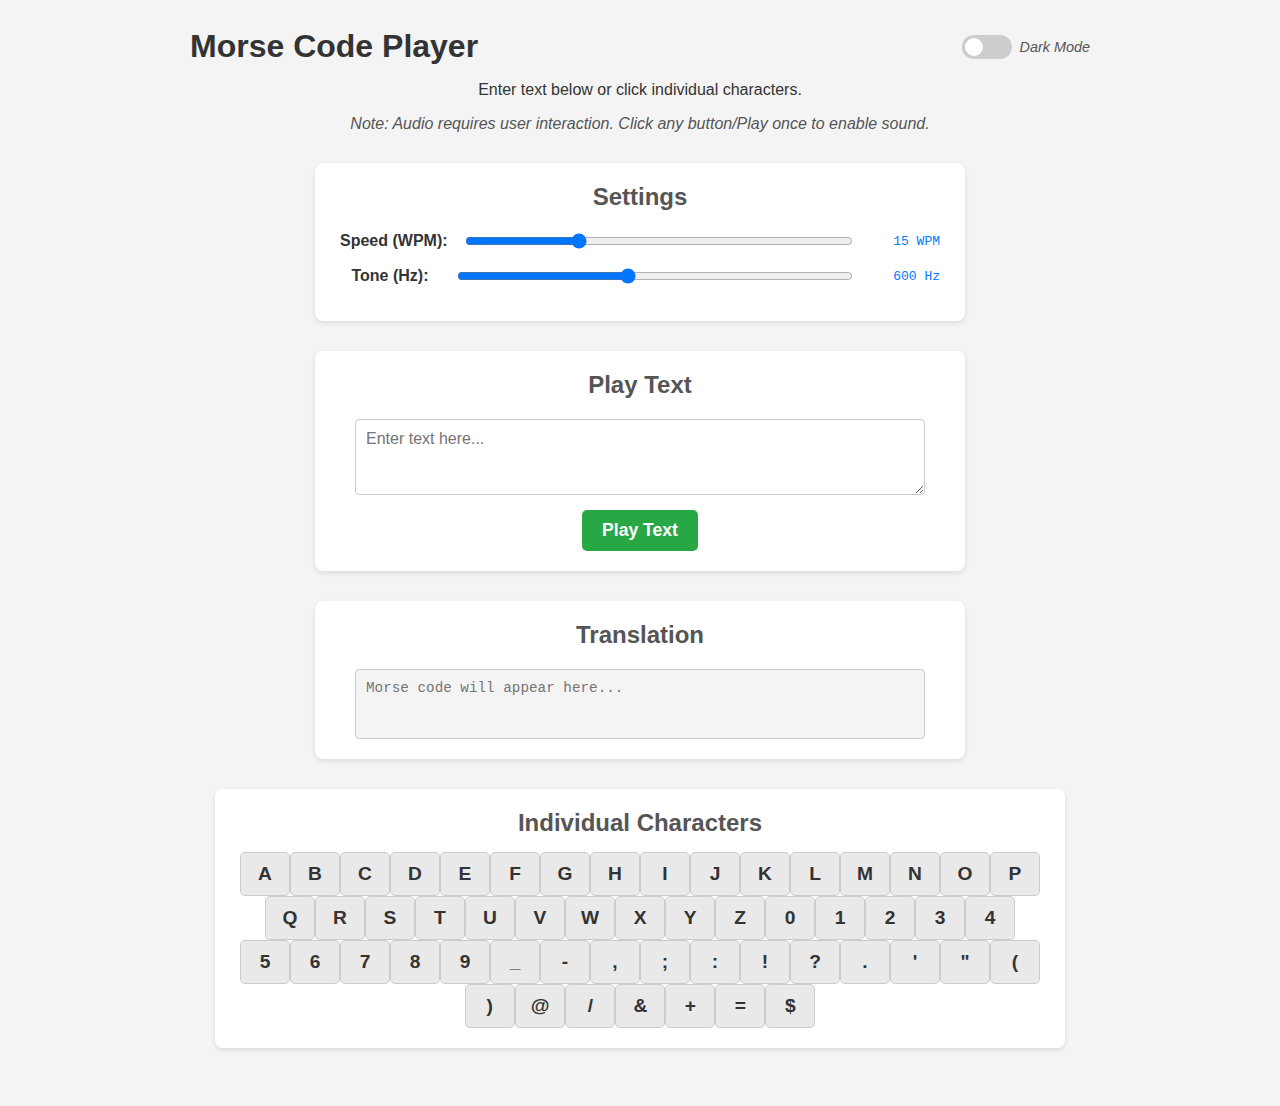
<file: index.html>
<!DOCTYPE html>
<html lang="en">
<head>
    <meta charset="UTF-8">
    <meta name="viewport" content="width=device-width, initial-scale=1.0">
    <meta name="theme-color" media="(prefers-color-scheme: light)" content="#f4f4f4">
    <meta name="theme-color" media="(prefers-color-scheme: dark)" content="#1a1a1a">
    <title>Morse Code Player</title>
    <link rel="stylesheet" href="style.css">
</head>
<body>

<div class="header-container">
    <h1>Morse Code Player</h1>
    <div class="theme-switch-wrapper">
        <label class="theme-switch" for="dark-mode-toggle">
            <input type="checkbox" id="dark-mode-toggle" />
            <span class="slider round"></span>
        </label>
        <em>Dark Mode</em>
    </div>
</div>

<p>Enter text below or click individual characters.</p>
<p><em>Note: Audio requires user interaction. Click any button/Play once to enable sound.</em></p>

<div class="settings-container">
    <h2>Settings</h2>
    <div class="setting">
        <label for="speed-slider">Speed (WPM):</label>
        <input type="range" id="speed-slider" min="5" max="40" value="15" step="1">
        <span id="speed-value">15 WPM</span>
    </div>
    <div class="setting">
        <label for="frequency-slider">Tone (Hz):</label>
        <input type="range" id="frequency-slider" min="300" max="1000" value="600" step="10">
        <span id="frequency-value">600 Hz</span>
    </div>
</div>

<div class="text-input-container">
    <h2>Play Text</h2>
    <textarea id="text-input" rows="3" placeholder="Enter text here..."></textarea>
    <button id="play-text-button" class="play-button">Play Text</button>
</div>

<div class="translation-container">
    <h2>Translation</h2>
    <textarea id="morse-output" rows="3" readonly placeholder="Morse code will appear here..."></textarea>
</div>
<div id="button-container" class="button-container">
    <h2>Individual Characters</h2>
</div>

<script src="script.js"></script>
</body>
</html>
</file>
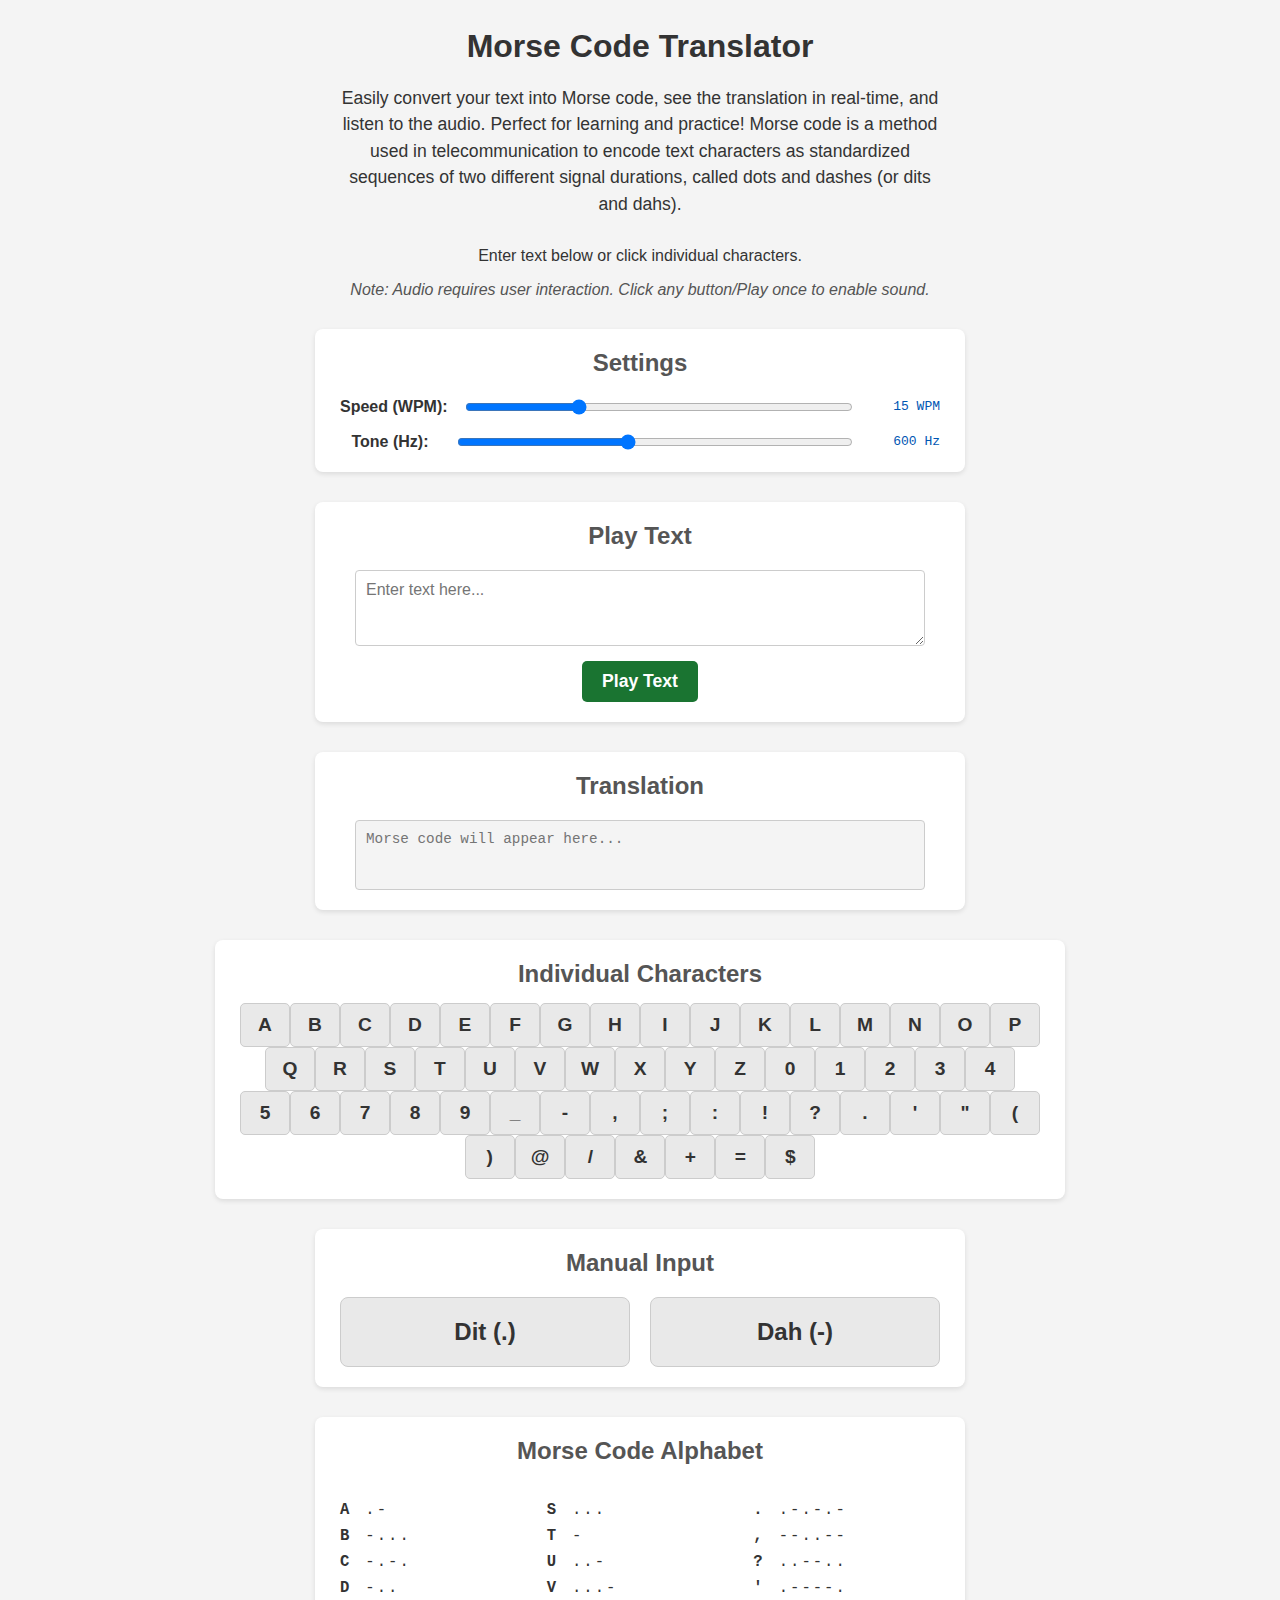
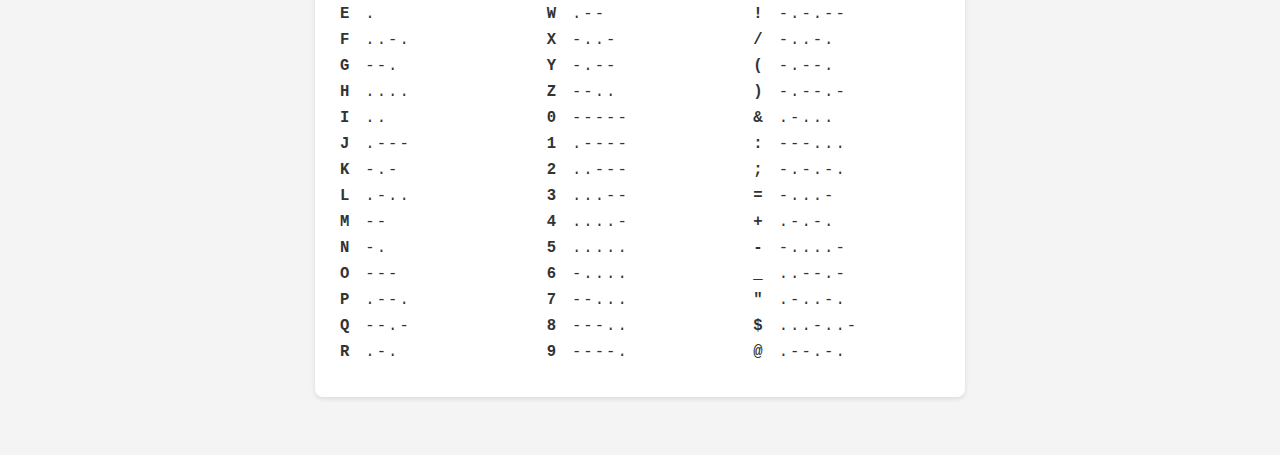
<file: src/index.html>
<!DOCTYPE html>
<html lang="en">
<head>
    <meta charset="UTF-8">
    <meta name="viewport" content="width=device-width, initial-scale=1.0">

    <title>Morse Code Translator | Convert Text to Morse & Play Audio</title>
    <meta name="description" content="A free online Morse code translator that converts any text to Morse code and lets you play the audio. Adjust speed (WPM) and tone frequency for practice.">

    <meta property="og:title" content="Morse Code Translator | Convert Text to Morse & Play Audio">
    <meta property="og:description" content="A free online tool to convert text into Morse code and play its sound.">
    <meta property="og:type" content="website">
    <meta property="og:site_name" content="Morse Code Translator">

    <meta name="theme-color" media="(prefers-color-scheme: light)" content="#f4f4f4">
    <meta name="theme-color" media="(prefers-color-scheme: dark)" content="#1a1a1a">
    <link rel="stylesheet" href="style.css">
</head>
<body>

<div class="header-container">
    <h1>Morse Code Translator</h1>
</div>

<p class="intro">Easily convert your text into Morse code, see the translation in real-time, and listen to the audio. Perfect for learning and practice!  Morse code is a method used in telecommunication to encode text characters as standardized sequences of two different signal durations, called dots and dashes (or dits and dahs).</p>

<p>Enter text below or click individual characters.</p>
<p><em>Note: Audio requires user interaction. Click any button/Play once to enable sound.</em></p>

<div class="settings-container">
    <h2>Settings</h2>
    <div class="setting">
        <label for="speed-slider">Speed (WPM):</label>
        <input type="range" id="speed-slider" min="5" max="40" value="15" step="1">
        <span id="speed-value">15 WPM</span>
    </div>
    <div class="setting">
        <label for="frequency-slider">Tone (Hz):</label>
        <input type="range" id="frequency-slider" min="300" max="1000" value="600" step="10">
        <span id="frequency-value">600 Hz</span>
    </div>
</div>

<div class="text-input-container">
    <h2>Play Text</h2>
    <textarea id="text-input" rows="3" placeholder="Enter text here..."></textarea>
    <button id="play-text-button" class="play-button">Play Text</button>
</div>

<div class="translation-container">
    <h2>Translation</h2>
    <textarea id="morse-output" rows="3" readonly placeholder="Morse code will appear here..."></textarea>
</div>

<div id="button-container" class="button-container">
    <h2>Individual Characters</h2>
</div>

<div class="manual-input-container">
    <h2>Manual Input</h2>
    <div class="manual-buttons-wrapper">
        <button id="dit-button" class="manual-button">Dit (.)</button>
        <button id="dah-button" class="manual-button">Dah (-)</button>
    </div>
</div>

<div class="alphabet-list-container">
    <h2>Morse Code Alphabet</h2>
    <div class="dl-grid-wrapper">
        <dl>
            <dt>A</dt><dd>.-</dd>
            <dt>B</dt><dd>-...</dd>
            <dt>C</dt><dd>-.-.</dd>
            <dt>D</dt><dd>-..</dd>
            <dt>E</dt><dd>.</dd>
            <dt>F</dt><dd>..-.</dd>
            <dt>G</dt><dd>--.</dd>
            <dt>H</dt><dd>....</dd>
            <dt>I</dt><dd>..</dd>
            <dt>J</dt><dd>.---</dd>
            <dt>K</dt><dd>-.-</dd>
            <dt>L</dt><dd>.-..</dd>
            <dt>M</dt><dd>--</dd>
            <dt>N</dt><dd>-.</dd>
            <dt>O</dt><dd>---</dd>
            <dt>P</dt><dd>.--.</dd>
            <dt>Q</dt><dd>--.-</dd>
            <dt>R</dt><dd>.-.</dd>
        </dl>
        <dl>
            <dt>S</dt><dd>...</dd>
            <dt>T</dt><dd>-</dd>
            <dt>U</dt><dd>..-</dd>
            <dt>V</dt><dd>...-</dd>
            <dt>W</dt><dd>.--</dd>
            <dt>X</dt><dd>-..-</dd>
            <dt>Y</dt><dd>-.--</dd>
            <dt>Z</dt><dd>--..</dd>
            <dt>0</dt><dd>-----</dd>
            <dt>1</dt><dd>.----</dd>
            <dt>2</dt><dd>..---</dd>
            <dt>3</dt><dd>...--</dd>
            <dt>4</dt><dd>....-</dd>
            <dt>5</dt><dd>.....</dd>
            <dt>6</dt><dd>-....</dd>
            <dt>7</dt><dd>--...</dd>
            <dt>8</dt><dd>---..</dd>
            <dt>9</dt><dd>----.</dd>
        </dl>
        <dl>
            <dt>.</dt><dd>.-.-.-</dd>
            <dt>,</dt><dd>--..--</dd>
            <dt>?</dt><dd>..--..</dd>
            <dt>'</dt><dd>.----.</dd>
            <dt>!</dt><dd>-.-.--</dd>
            <dt>/</dt><dd>-..-.</dd>
            <dt>(</dt><dd>-.--.</dd>
            <dt>)</dt><dd>-.--.-</dd>
            <dt>&amp;</dt><dd>.-...</dd>
            <dt>:</dt><dd>---...</dd>
            <dt>;</dt><dd>-.-.-.</dd>
            <dt>=</dt><dd>-...-</dd>
            <dt>+</dt><dd>.-.-.</dd>
            <dt>-</dt><dd>-....-</dd>
            <dt>_</dt><dd>..--.-</dd>
            <dt>"</dt><dd>.-..-.</dd>
            <dt>$</dt><dd>...-..-</dd>
            <dt>@</dt><dd>.--.-.</dd>
        </dl>
    </div>
</div>

<script src="script.js"></script>
</body>
</html>
</file>
<file: style.css>
/* Define color variables for light mode (default) */
:root {
    --bg-color: #f4f4f4;
    --text-color: #333;
    --heading-color: #333;
    --secondary-text-color: #555;
    --container-bg-color: #ffffff;
    --container-shadow: 0 2px 5px rgba(0, 0, 0, 0.1);
    --button-bg-color: #e9e9e9;
    --button-hover-bg-color: #dcdcdc;
    --button-active-bg-color: #c9c9c9;
    --button-border-color: #ccc;
    --button-text-color: #333;
    --play-button-bg-color: #28a745;
    --play-button-hover-bg-color: #218838;
    --play-button-disabled-bg-color: #cccccc;
    --play-button-text-color: #ffffff;
    --slider-value-color: #007bff;
    --input-bg-color: #ffffff;
    --input-border-color: #ccc;
    --input-text-color: #333;
    --toggle-bg-color: #ccc;
    --toggle-slider-color: #fff;
    --toggle-checked-bg-color: #007bff; /* Blue for checked state */
}

/* Define color variables for dark mode */
body.dark-mode {
    --bg-color: #1a1a1a; /* Dark background */
    --text-color: #e0e0e0; /* Light text */
    --heading-color: #ffffff; /* White headings */
    --secondary-text-color: #aaaaaa; /* Lighter secondary text */
    --container-bg-color: #2c2c2c; /* Darker container background */
    --container-shadow: 0 2px 8px rgba(0, 0, 0, 0.4); /* Stronger shadow */
    --button-bg-color: #4a4a4a; /* Darker buttons */
    --button-hover-bg-color: #5a5a5a;
    --button-active-bg-color: #6a6a6a;
    --button-border-color: #555;
    --button-text-color: #e0e0e0; /* Light text on buttons */
    --play-button-bg-color: #34a853; /* Slightly adjusted green */
    --play-button-hover-bg-color: #2c8a4a;
    --play-button-disabled-bg-color: #555555;
    --play-button-text-color: #ffffff;
    --slider-value-color: #4dabf7; /* Lighter blue for values */
    --input-bg-color: #3a3a3a; /* Dark input fields */
    --input-border-color: #555;
    --input-text-color: #e0e0e0; /* Light text in inputs */
    --toggle-bg-color: #555;
    --toggle-slider-color: #ccc;
    --toggle-checked-bg-color: #4dabf7; /* Use the lighter blue */
}

/* Apply variables to elements */
body {
    font-family: sans-serif;
    text-align: center;
    background-color: var(--bg-color);
    color: var(--text-color); /* Apply base text color */
    padding: 20px;
    transition: background-color 0.3s ease, color 0.3s ease; /* Smooth transition */
}

.header-container {
    display: flex;
    justify-content: space-between;
    align-items: center;
    max-width: 900px; /* Adjust as needed */
    margin: 0 auto 10px auto;
    flex-wrap: wrap; /* Allow wrapping on small screens */
}

h1 {
    color: var(--heading-color);
    margin: 0; /* Remove default margin if needed */
    text-align: left; /* Align heading left */
    flex-grow: 1; /* Allow heading to take space */
}

h2 {
    margin-top: 30px;
    color: var(--secondary-text-color); /* Use secondary text color for H2 */
}

p {
    color: var(--text-color); /* Ensure paragraphs use text color */
}

em {
    color: var(--secondary-text-color); /* Style emphasis text */
}


/* Settings Styles */
.settings-container,
.text-input-container,
.translation-container, /* ++ ADDED ++ */
.button-container {
    background-color: var(--container-bg-color);
    padding: 20px 25px;
    border-radius: 8px;
    box-shadow: var(--container-shadow);
    max-width: 600px;
    margin: 30px auto;
    transition: background-color 0.3s ease, box-shadow 0.3s ease;
}
/* Adjust button container width */
.button-container {
    max-width: 800px;
}


.settings-container h2,
.text-input-container h2,
.translation-container h2, /* ++ ADDED ++ */
.button-container h2 {
    text-align: center;
    margin-top: 0;
    margin-bottom: 20px;
    color: var(--secondary-text-color);
}

.setting {
    margin-bottom: 15px;
    display: flex;
    align-items: center;
    gap: 15px;
}

.setting label {
    min-width: 100px;
    font-weight: bold;
    color: var(--text-color); /* Use main text color */
}

.setting input[type="range"] {
    flex-grow: 1;
    cursor: pointer;
}

.setting span {
    min-width: 70px;
    text-align: right;
    font-family: monospace;
    color: var(--slider-value-color); /* Use variable */
}

/* Text Input Styles */
#text-input {
    width: 95%;
    padding: 10px;
    margin-bottom: 15px;
    border: 1px solid var(--input-border-color); /* Use variable */
    border-radius: 4px;
    font-size: 1em;
    font-family: inherit;
    box-sizing: border-box;
    display: block;
    margin-left: auto;
    margin-right: auto;
    background-color: var(--input-bg-color); /* Use variable */
    color: var(--input-text-color); /* Use variable */
    transition: background-color 0.3s ease, color 0.3s ease, border-color 0.3s ease;
}

/* ++ ADDED SECTION START ++ */
#morse-output {
    width: 95%;
    padding: 10px;
    border: 1px solid var(--input-border-color);
    border-radius: 4px;
    font-size: 1.1em;
    font-family: monospace; /* Monospace font is ideal for Morse code */
    box-sizing: border-box;
    display: block;
    margin-left: auto;
    margin-right: auto;
    background-color: var(--bg-color); /* Use main BG to look like a display panel */
    color: var(--secondary-text-color);
    transition: background-color 0.3s ease, color 0.3s ease, border-color 0.3s ease;
    resize: none; /* Disable user resizing */
    cursor: default;
}
/* ++ ADDED SECTION END ++ */

.play-button {
    padding: 10px 20px;
    font-size: 1.1em;
    font-weight: bold;
    cursor: pointer;
    border: none;
    background-color: var(--play-button-bg-color); /* Use variable */
    color: var(--play-button-text-color); /* Use variable */
    border-radius: 5px;
    transition: background-color 0.2s ease;
    display: block;
    width: fit-content;
    margin: 0 auto;
}

.play-button:hover {
    background-color: var(--play-button-hover-bg-color); /* Use variable */
}

.play-button:disabled {
    background-color: var(--play-button-disabled-bg-color); /* Use variable */
    cursor: not-allowed;
}

/* Button Container */
.button-container h2 {
    width: 100%;
    text-align: center;
    margin-bottom: 15px;
}

.morse-button {
    padding: 10px 15px;
    font-size: 1.2em;
    font-weight: bold;
    min-width: 50px;
    cursor: pointer;
    border: 1px solid var(--button-border-color); /* Use variable */
    background-color: var(--button-bg-color); /* Use variable */
    color: var(--button-text-color); /* Use variable */
    border-radius: 5px;
    transition: background-color 0.2s ease, transform 0.1s ease, color 0.3s ease, border-color 0.3s ease;
    text-align: center;
}

.morse-button:hover {
    background-color: var(--button-hover-bg-color); /* Use variable */
}

.morse-button:active {
    background-color: var(--button-active-bg-color); /* Use variable */
    transform: scale(0.95);
}


/* ++ Dark Mode Toggle Switch Styles ++ */
.theme-switch-wrapper {
    display: flex;
    align-items: center;
    gap: 8px; /* Space between switch and label */
}

.theme-switch-wrapper em {
    margin-left: 0; /* Reset margin if any */
    font-size: 0.9em;
    color: var(--secondary-text-color); /* Use variable */
}

.theme-switch {
    position: relative;
    display: inline-block;
    width: 50px; /* Width of the switch */
    height: 24px; /* Height of the switch */
}

/* Hide default HTML checkbox */
.theme-switch input {
    opacity: 0;
    width: 0;
    height: 0;
}

/* The slider */
.slider {
    position: absolute;
    cursor: pointer;
    top: 0;
    left: 0;
    right: 0;
    bottom: 0;
    background-color: var(--toggle-bg-color); /* Use variable */
    -webkit-transition: .4s;
    transition: .4s;
}

.slider:before {
    position: absolute;
    content: "";
    height: 18px; /* Height of the knob */
    width: 18px; /* Width of the knob */
    left: 3px; /* Position from left */
    bottom: 3px; /* Position from bottom */
    background-color: var(--toggle-slider-color); /* Use variable */
    -webkit-transition: .4s;
    transition: .4s;
}

input:checked + .slider {
    background-color: var(--toggle-checked-bg-color); /* Use variable */
}

input:focus + .slider {
    box-shadow: 0 0 1px var(--toggle-checked-bg-color); /* Add focus outline */
}

input:checked + .slider:before {
    -webkit-transform: translateX(26px); /* Move knob to the right */
    -ms-transform: translateX(26px);
    transform: translateX(26px);
}

/* Rounded sliders */
.slider.round {
    border-radius: 24px; /* Make the track rounded */
}

.slider.round:before {
    border-radius: 50%; /* Make the knob round */
}
/* ++ End Dark Mode Toggle Styles ++ */
</file>
<file: src/style.css>
/* Define color variables for light mode (default) */
:root {
    --bg-color: #f4f4f4;
    --text-color: #333;
    --heading-color: #333;
    --secondary-text-color: #555;
    --container-bg-color: #ffffff;
    --container-shadow: 0 2px 5px rgba(0, 0, 0, 0.1);
    --button-bg-color: #e9e9e9;
    --button-hover-bg-color: #dcdcdc;
    --button-active-bg-color: #c9c9c9;
    --button-border-color: #ccc;
    --button-text-color: #333;
    --play-button-bg-color: #1a7431; /* MODIFIED for contrast */
    --play-button-hover-bg-color: #155d27; /* MODIFIED for contrast */
    --play-button-disabled-bg-color: #cccccc;
    --play-button-text-color: #ffffff;
    --slider-value-color: #0056b3; /* MODIFIED for contrast */
    --input-bg-color: #ffffff;
    --input-border-color: #ccc;
    --input-text-color: #333;
}

/* Define color variables for dark mode using system preference */
@media (prefers-color-scheme: dark) {
    :root {
        --bg-color: #1a1a1a;
        --text-color: #e0e0e0;
        --heading-color: #ffffff;
        --secondary-text-color: #aaaaaa;
        --container-bg-color: #2c2c2c;
        --container-shadow: 0 2px 8px rgba(0, 0, 0, 0.4);
        --button-bg-color: #4a4a4a;
        --button-hover-bg-color: #5a5a5a;
        --button-active-bg-color: #6a6a6a;
        --button-border-color: #555;
        --button-text-color: #e0e0e0;
        --play-button-bg-color: #2a9134; /* MODIFIED for contrast */
        --play-button-hover-bg-color: #2a7e2f; /* MODIFIED for contrast */
        --play-button-disabled-bg-color: #555555;
        --slider-value-color: #61baff; /* MODIFIED for contrast */
        --input-bg-color: #3a3a3a;
        --input-border-color: #555;
        --input-text-color: #e0e0e0;
    }
}


/* Apply variables to elements */
body {
    font-family: sans-serif;
    text-align: center;
    background-color: var(--bg-color);
    color: var(--text-color);
    padding: 20px;
    transition: background-color 0.3s ease, color 0.3s ease;
}

.header-container {
    display: flex;
    justify-content: center;
    align-items: center;
    max-width: 900px;
    margin: 0 auto 10px auto;
}

h1 {
    color: var(--heading-color);
    margin: 0;
}

h2 {
    margin-top: 30px;
    color: var(--secondary-text-color);
}

p {
    color: var(--text-color);
}

em {
    color: var(--secondary-text-color);
}

.intro {
    max-width: 600px;
    margin: 20px auto 30px auto;
    font-size: 1.1em;
    line-height: 1.5;
    color: var(--text-color);
}


/* Settings Styles */
.settings-container,
.text-input-container,
.translation-container,
.manual-input-container,
.button-container,
.alphabet-list-container {
    background-color: var(--container-bg-color);
    padding: 20px 25px;
    border-radius: 8px;
    box-shadow: var(--container-shadow);
    max-width: 600px;
    margin: 30px auto;
    transition: background-color 0.3s ease, box-shadow 0.3s ease;
}

.button-container {
    max-width: 800px;
}

.settings-container h2,
.text-input-container h2,
.translation-container h2,
.manual-input-container h2,
.button-container h2,
.alphabet-list-container h2 {
    text-align: center;
    margin-top: 0;
    margin-bottom: 20px;
    color: var(--secondary-text-color);
}

.setting {
    margin-bottom: 15px;
    display: flex;
    align-items: center;
    gap: 15px;
}

.setting:last-child {
    margin-bottom: 0;
}

.setting label {
    font-weight: bold;
    color: var(--text-color);
}

.setting label[for="speed-slider"],
.setting label[for="frequency-slider"] {
    min-width: 100px;
}


.setting input[type="range"] {
    flex-grow: 1;
    cursor: pointer;
}

.setting span {
    min-width: 70px;
    text-align: right;
    font-family: monospace;
    color: var(--slider-value-color);
}

/* Text Input Styles */
#text-input {
    width: 95%;
    padding: 10px;
    margin-bottom: 15px;
    border: 1px solid var(--input-border-color);
    border-radius: 4px;
    font-size: 1em;
    font-family: inherit;
    box-sizing: border-box;
    display: block;
    margin-left: auto;
    margin-right: auto;
    background-color: var(--input-bg-color);
    color: var(--input-text-color);
    transition: background-color 0.3s ease, color 0.3s ease, border-color 0.3s ease;
}

#morse-output {
    width: 95%;
    padding: 10px;
    border: 1px solid var(--input-border-color);
    border-radius: 4px;
    font-size: 1.1em;
    font-family: monospace;
    box-sizing: border-box;
    display: block;
    margin-left: auto;
    margin-right: auto;
    background-color: var(--bg-color);
    color: var(--secondary-text-color);
    transition: background-color 0.3s ease, color 0.3s ease, border-color 0.3s ease;
    resize: none;
    cursor: default;
}

.play-button {
    padding: 10px 20px;
    font-size: 1.1em;
    font-weight: bold;
    cursor: pointer;
    border: none;
    background-color: var(--play-button-bg-color);
    color: var(--play-button-text-color);
    border-radius: 5px;
    transition: background-color 0.2s ease;
    display: block;
    width: fit-content;
    margin: 0 auto;
}

.play-button:hover {
    background-color: var(--play-button-hover-bg-color);
}

.play-button:disabled {
    background-color: var(--play-button-disabled-bg-color);
    cursor: not-allowed;
}

/* Button Container */
.button-container h2 {
    width: 100%;
    text-align: center;
    margin-bottom: 15px;
}

.morse-button {
    padding: 10px 15px;
    font-size: 1.2em;
    font-weight: bold;
    min-width: 50px;
    cursor: pointer;
    border: 1px solid var(--button-border-color);
    background-color: var(--button-bg-color);
    color: var(--button-text-color);
    border-radius: 5px;
    transition: background-color 0.2s ease, transform 0.1s ease, color 0.3s ease, border-color 0.3s ease;
    text-align: center;
}

.morse-button:hover {
    background-color: var(--button-hover-bg-color);
}

.morse-button:active {
    background-color: var(--button-active-bg-color);
    transform: scale(0.95);
}

/* Morse Alphabet Definition List */
.dl-grid-wrapper {
    display: grid;
    grid-template-columns: repeat(3, 1fr);
    gap: 0 20px;
}

.alphabet-list-container dl {
    display: grid;
    grid-template-columns: auto 1fr;
    gap: 8px 16px;
    text-align: left;
}

.alphabet-list-container dt {
    font-weight: bold;
    font-family: monospace;
    font-size: 1.2em;
    grid-column: 1;
}

.alphabet-list-container dd {
    grid-column: 2;
    margin: 0;
    font-family: monospace;
    font-size: 1.2em;
    letter-spacing: 2px;
    align-self: center;
}

/* Manual Input Buttons */
.manual-buttons-wrapper {
    display: flex;
    justify-content: center;
    gap: 20px;
}

.manual-button {
    font-size: 1.5em;
    font-weight: bold;
    padding: 20px 0;
    flex: 1;
    cursor: pointer;
    border: 1px solid var(--button-border-color);
    background-color: var(--button-bg-color);
    color: var(--button-text-color);
    border-radius: 8px;
    transition: background-color 0.2s ease, transform 0.1s ease;
}

.manual-button:hover {
    background-color: var(--button-hover-bg-color);
}

.manual-button:active {
    background-color: var(--button-active-bg-color);
    transform: scale(0.98);
}


/* Responsive Fix for Mobile */
@media (max-width: 480px) {
    .setting {
        flex-wrap: wrap;
        row-gap: 10px;
    }

    .setting label[for="speed-slider"],
    .setting label[for="frequency-slider"] {
        width: 100%;
        min-width: 0;
        text-align: left;
    }

    .setting input[type="range"] {
        flex-grow: 1;
    }

    .setting span {
        min-width: 65px;
    }

    .dl-grid-wrapper {
        grid-template-columns: repeat(2, 1fr); /* Use 2 columns on small mobile */
    }
}
</file>
